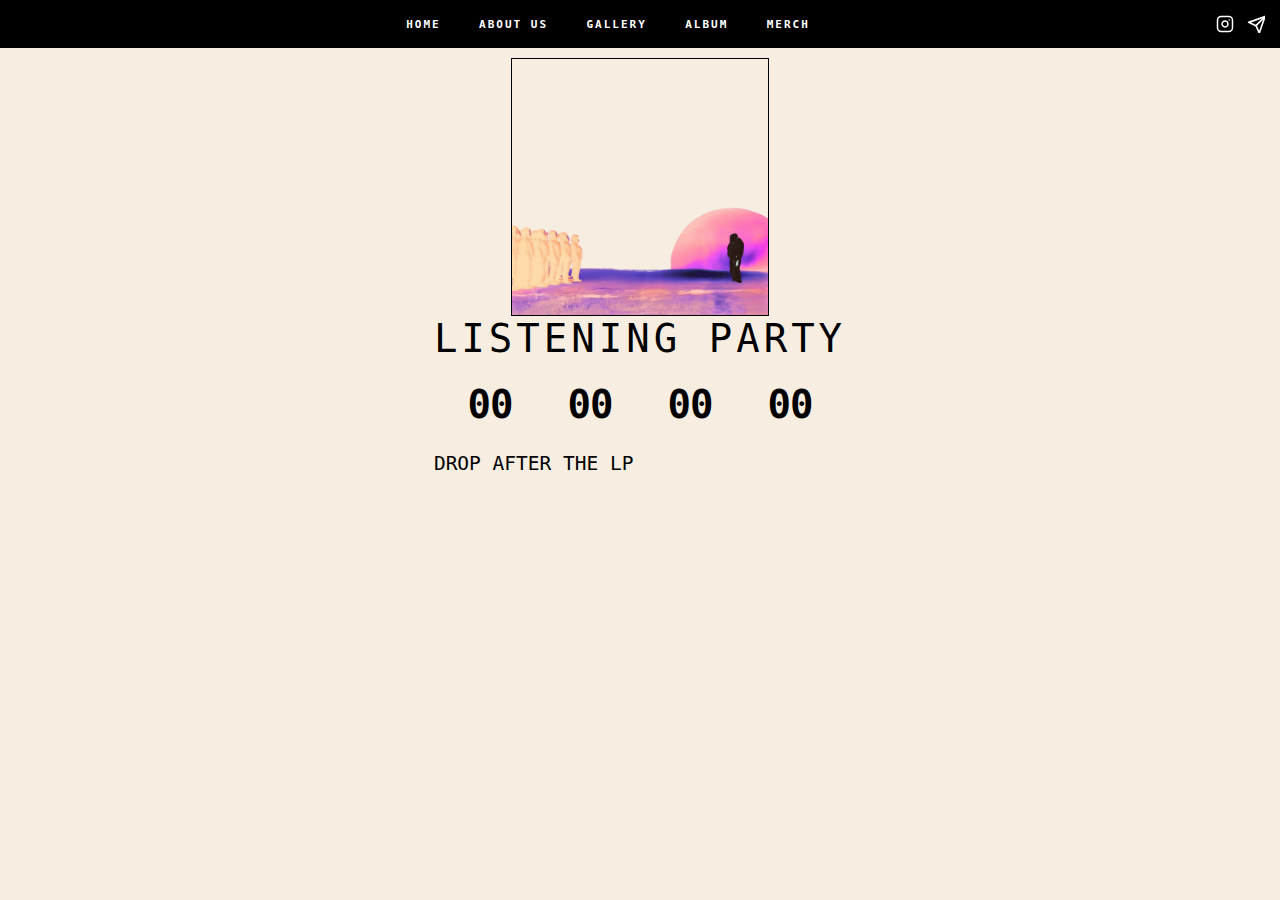
<file: index.html>
<!DOCTYPE html>
<html lang="it">
<head>
<meta charset="UTF-8">
<meta name="viewport" content="width=device-width, initial-scale=1.0">
<title>YDY</title>
<link rel="stylesheet" href="style.css">
</head>
<body>
<script src="countdown.js"></script>
<nav class="main-nav">
    <div class="nav-links">
        <a href="index.html">HOME</a>
        <a href="about.html">ABOUT US</a>
        <a href="gallery.html">GALLERY</a>
        <a href="album.html">ALBUM</a>
        <a href="merch.html">MERCH</a>
  
    </div>
    <div class="social-links">
        <a href="https://instagram.com/yalditalia" target="_blank" aria-label="Instagram">
            <svg viewBox="0 0 24 24" fill="none" stroke="currentColor" stroke-width="2" stroke-linecap="round" stroke-linejoin="round"><rect x="2" y="2" width="20" height="20" rx="5" ry="5"></rect><path d="M16 11.37A4 4 0 1 1 12.63 8 4 4 0 0 1 16 11.37z"></path><line x1="17.5" y1="6.5" x2="17.51" y2="6.5"></line></svg>
        </a>
        <a href="https://t.me/ydyitalia" target="_blank" aria-label="Telegram">
            <svg viewBox="0 0 22 22" fill="none" stroke="currentColor" stroke-width="2" stroke-linecap="round" stroke-linejoin="round">
                <line x1="22" y1="2" x2="11" y2="13"></line>
                <polygon points="22 2 15 22 11 13 2 9 22 2"></polygon>
            </svg>
        </a>
    </div>
</nav>

<a href="album.html"><img src="cover.jpg" alt="Descrizione" class="top-image"></a>

<div class="countdown">
  
  <div class="title">
      <span>LISTENING PARTY</span>
  </div>
  <div class="countdown-container">
    
    <div class="time-block">
      <span id="days">00</span>
    </div>
    <div class="time-block">
      <span id="hours">00</span>
    </div>
    <div class="time-block">
      <span id="minutes">00</span>
    </div>
    <div class="time-block">
      <span id="seconds">00</span>
    </div>
  </div>
  <br><br>
  <div class="sub-title">
      <span>DROP AFTER THE LP</span>
  </div>

</div>
 



</body>
</html>
</file>
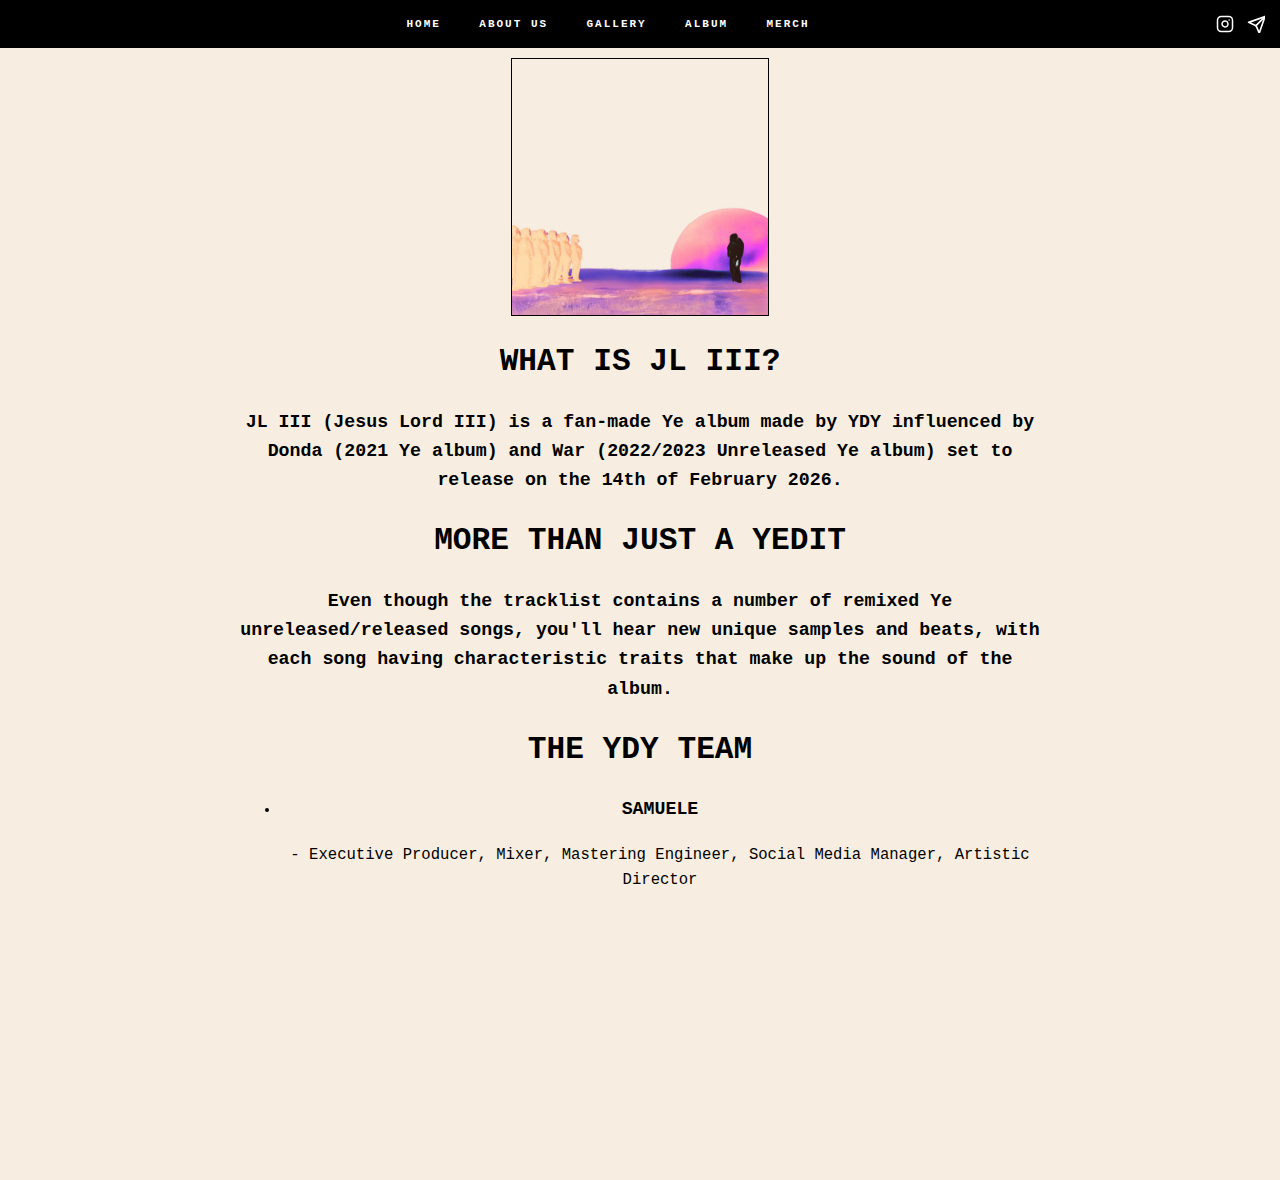
<file: about.html>
<!DOCTYPE html>
<html lang="it">
<head>
<meta charset="UTF-8">
<meta name="viewport" content="width=device-width, initial-scale=1.0">
<title>YDY</title>
<link rel="stylesheet" href="style.css">
</head>
<body>
<script src="countdown.js"></script>
<nav class="main-nav">
    <div class="nav-links">
        <a href="index.html">HOME</a>
        <a href="about.html">ABOUT US</a>
        <a href="gallery.html">GALLERY</a>
        <a href="album.html">ALBUM</a>
        <a href="merch.html">MERCH</a>
  
    </div>
    <div class="social-links">
        <a href="https://instagram.com/yalditalia" target="_blank" aria-label="Instagram">
            <svg viewBox="0 0 24 24" fill="none" stroke="currentColor" stroke-width="2" stroke-linecap="round" stroke-linejoin="round"><rect x="2" y="2" width="20" height="20" rx="5" ry="5"></rect><path d="M16 11.37A4 4 0 1 1 12.63 8 4 4 0 0 1 16 11.37z"></path><line x1="17.5" y1="6.5" x2="17.51" y2="6.5"></line></svg>
        </a>
        <a href="https://t.me/ydyitalia" target="_blank" aria-label="Telegram">
            <svg viewBox="0 0 22 22" fill="none" stroke="currentColor" stroke-width="2" stroke-linecap="round" stroke-linejoin="round">
                <line x1="22" y1="2" x2="11" y2="13"></line>
                <polygon points="22 2 15 22 11 13 2 9 22 2"></polygon>
            </svg>
        </a>
    </div>
</nav>

<a href="album.html"><img src="cover.jpg" alt="Descrizione" class="top-image"></a>
<div class="about-us">
    <h1>WHAT IS JL III?</h1>
    <h3>JL III (Jesus Lord III) is a fan-made Ye album made by YDY influenced by Donda (2021 Ye album) and War (2022/2023 Unreleased Ye album) set to release on the 14th of February 2026.</h3>
    <h1>MORE THAN JUST A YEDIT</h1>
    <h3>Even though the tracklist contains a number of remixed Ye unreleased/released songs, you'll hear new unique samples and beats, with each song having characteristic traits that make up the sound of the album.</h3>
    <h1>THE YDY TEAM</h1>
    <ul>
        <li><h3>SAMUELE</h3> - Executive Producer, Mixer, Mastering Engineer, Social Media Manager, Artistic Director<br></li>
        <li><h3>𝐀</h3> - Producer, Web Developer, Social Media Manager<br></li>
        <li><h3>synfxs</h3> - Videomaker<br></li>
        <li><h3>Armo, Orla, Andrea, Make</h3> - Other<br></li>
    </ul>
</div>
 



</body>
</html>
</file>
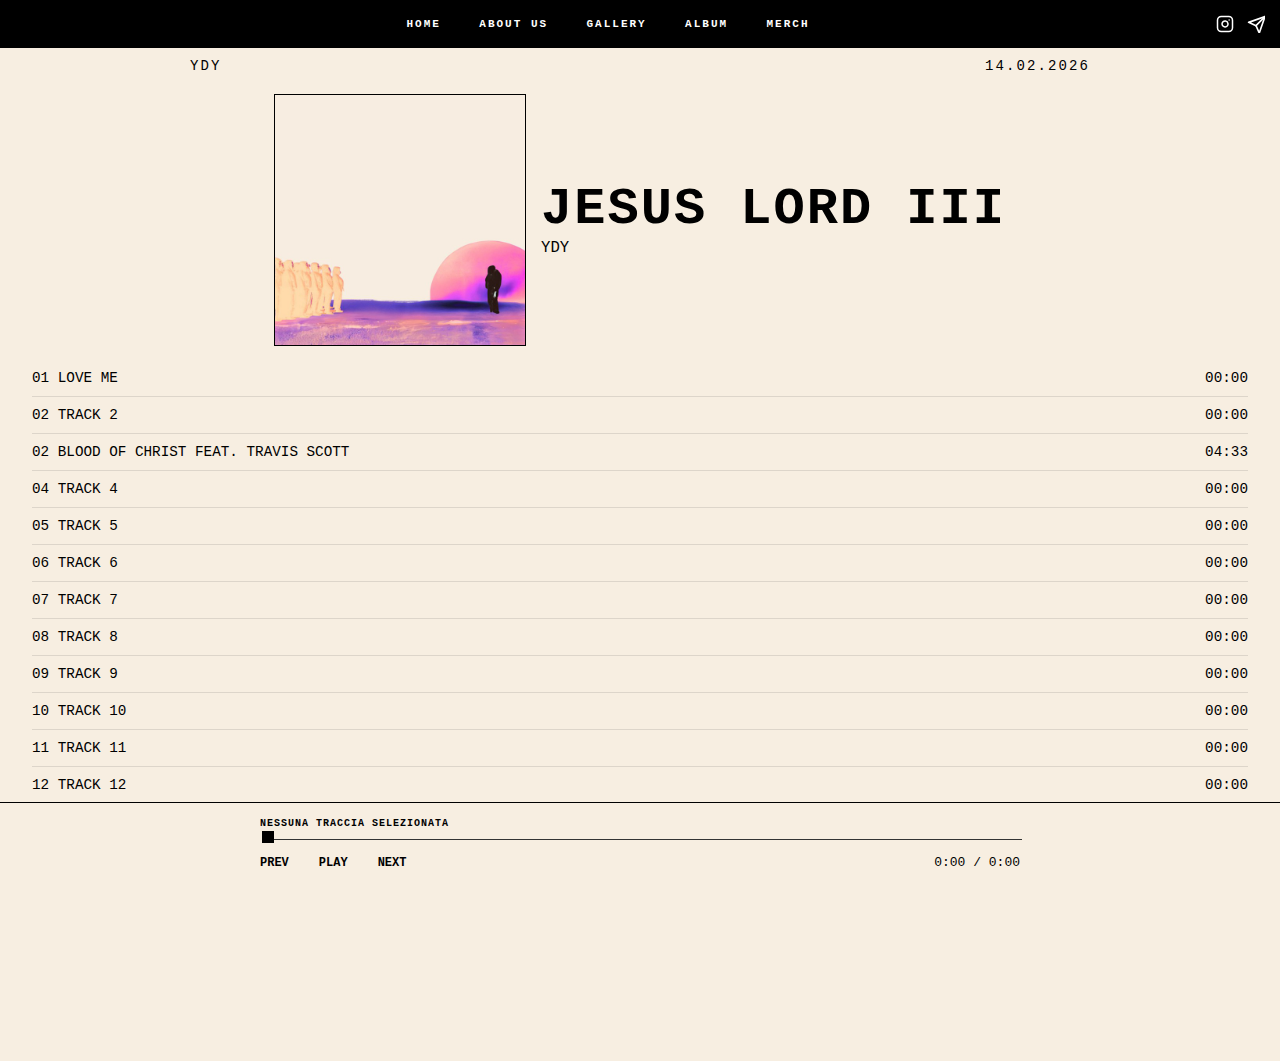
<file: album.html>
<!DOCTYPE html>
<html lang="it">
<head>
<meta charset="UTF-8">
<meta name="viewport" content="width=device-width, initial-scale=1.0">
<title>YDY</title>
<link rel="stylesheet" href="style.css">
</head>
<body>
<nav class="main-nav">
    <div class="nav-links">
        <a href="index.html">HOME</a>
        <a href="about.html">ABOUT US</a>
        <a href="gallery.html">GALLERY</a>
        <a href="album.html">ALBUM</a>
        <a href="merch.html">MERCH</a>
     
    </div>
    <div class="social-links">
        <a href="https://instagram.com/yalditalia" target="_blank" aria-label="Instagram">
            <svg viewBox="0 0 24 24" fill="none" stroke="currentColor" stroke-width="2" stroke-linecap="round" stroke-linejoin="round"><rect x="2" y="2" width="20" height="20" rx="5" ry="5"></rect><path d="M16 11.37A4 4 0 1 1 12.63 8 4 4 0 0 1 16 11.37z"></path><line x1="17.5" y1="6.5" x2="17.51" y2="6.5"></line></svg>
        </a>
        <a href="https://t.me/ydyitalia" target="_blank" aria-label="Telegram">
            <svg viewBox="0 0 22 22" fill="none" stroke="currentColor" stroke-width="2" stroke-linecap="round" stroke-linejoin="round">
                <line x1="22" y1="2" x2="11" y2="13"></line>
                <polygon points="22 2 15 22 11 13 2 9 22 2"></polygon>
            </svg>
        </a>
    </div>
</nav>
<div class="container">
    <div class="album-info-header">
        <span>YDY</span>
        <span>14.02.2026</span>
    </div>
<div class="album-section">
    
    <a href="index.html"><img src="cover.jpg" alt="Album Cover" class="album-cover-side"></a>

    <div class="album-text">
        <h2>JESUS LORD III</h2>
        <p class="description">YDY</p>
        
    </div>
</div>

<div class="tracklist">
            <div class="track" style="cursor: pointer;" onclick="selectTrack('LOVE ME')">
                <span>01 LOVE ME</span>
                <span>00:00</span>
            </div>
            <div class="track" style="cursor: pointer;" onclick="selectTrack('02 TRACK 2')">
                <span>02 TRACK 2</span>
                <span>00:00</span>
            </div>
            <div class="track" onclick="selectTrack('BLOOD OF CHRIST')">
                <span>02 BLOOD OF CHRIST FEAT. TRAVIS SCOTT</span>
                <span>04:33</span>
            </div>
            <div class="track" onclick="selectTrack('04 TRACK 4')">
                <span>04 TRACK 4</span>
                <span>00:00</span>
            </div>
            <div class="track" onclick="selectTrack('05 TRACK 5')">
                <span>05 TRACK 5</span>
                <span>00:00</span>
            </div>
            <div class="track" onclick="selectTrack('06 TRACK 6')">
                <span>06 TRACK 6</span>
                <span>00:00</span>
            </div>
            <div class="track" onclick="selectTrack('07 TRACK 7')">
                <span>07 TRACK 7</span>
                <span>00:00</span>
            </div>
            <div class="track" onclick="selectTrack('08 TRACK 8')">
                <span>08 TRACK 8</span>
                <span>00:00</span>
            </div>
            <div class="track" onclick="selectTrack('09 TRACK 9')">
                <span>09 TRACK 9</span>
                <span>00:00</span>
            </div>
            <div class="track" onclick="selectTrack('10 TRACK 10')">
                <span>10 TRACK 10</span>
                <span>00:00</span>
            </div>
            <div class="track" onclick="selectTrack('11 TRACK 11')">
                <span>11 TRACK 11</span>
                <span>00:00</span>
            </div>
            <div class="track" onclick="selectTrack('12 TRACK 12')">
                <span>12 TRACK 12</span>
                <span>00:00</span>
            </div>
            <div class="track" onclick="selectTrack('WE LOVE YOU FEAT. NORTH')">
                <span>13 WE LOVE YOU FEAT. NORTH</span>
                <span>00:00</span>
            </div>
            <div class="track" onclick="selectTrack('14 TRACK 14')">
                <span>14 TRACK 14</span>
                <span>00:00</span>
            </div>
            <div class="track" onclick="selectTrack('15 TRACK 15')">
                <span>15 TRACK 15</span>
                <span>00:00</span>
            </div>
            <div class="track" onclick="selectTrack('16 TRACK 16')">
                <span>16 TRACK 16</span>
                <span>00:00</span>
            </div>

        </div>
    </div>

    <div class="player">
        <div class="player-content">
            <div id="now-playing">NESSUNA TRACCIA SELEZIONATA</div>
            <input type="range" id="progress" value="0">
            
            <div class="controls">
                <div class="btns">
                    <button onclick="prev()">PREV</button>
                    <button id="playBtn" onclick="togglePlay()">PLAY</button>
                    <button onclick="next()">NEXT</button>
                </div>
                <div class="time" id="track-time">0:00 / 0:00</div>
            </div>
        </div>
    </div>
<!-- Lightbox hidden images -->


<script src="player.js"></script>
</body>
</html>
</file>
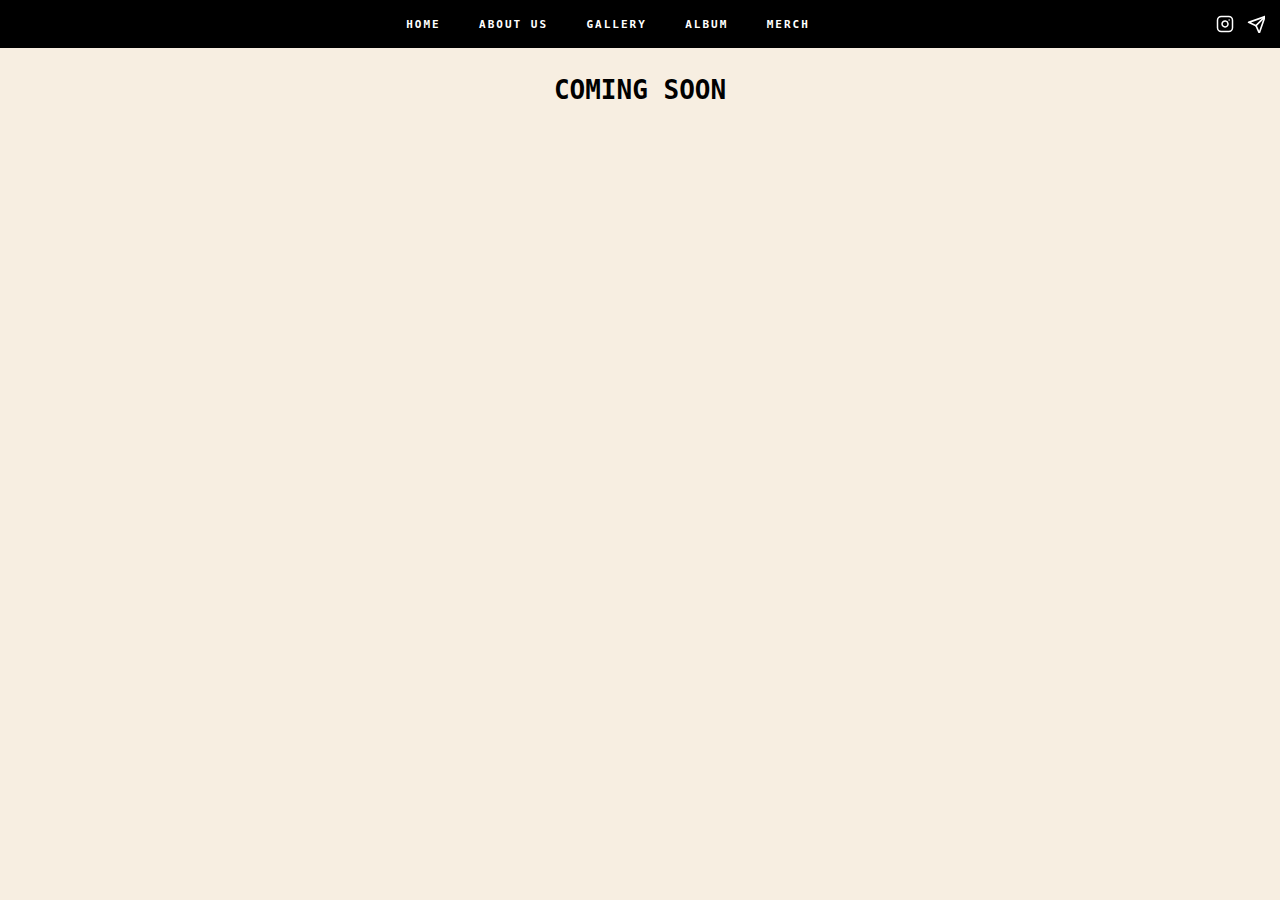
<file: contact.html>
<!DOCTYPE html>
<html lang="it">
<head>
<meta charset="UTF-8">
<meta name="viewport" content="width=device-width, initial-scale=1.0">
<title>YDY</title>
<link rel="stylesheet" href="style.css">
</head>
<body>
<nav class="main-nav">
    <div class="nav-links">
        <a href="index.html">HOME</a>
        <a href="about.html">ABOUT US</a>
        <a href="gallery.html">GALLERY</a>
        <a href="album.html">ALBUM</a>
        <a href="merch.html">MERCH</a>
      
    </div>
    <div class="social-links">
        <a href="https://instagram.com/yalditalia" target="_blank" aria-label="Instagram">
            <svg viewBox="0 0 24 24" fill="none" stroke="currentColor" stroke-width="2" stroke-linecap="round" stroke-linejoin="round"><rect x="2" y="2" width="20" height="20" rx="5" ry="5"></rect><path d="M16 11.37A4 4 0 1 1 12.63 8 4 4 0 0 1 16 11.37z"></path><line x1="17.5" y1="6.5" x2="17.51" y2="6.5"></line></svg>
        </a>
        <a href="https://t.me/ydyitalia" target="_blank" aria-label="Telegram">
            <svg viewBox="0 0 22 22" fill="none" stroke="currentColor" stroke-width="2" stroke-linecap="round" stroke-linejoin="round">
                <line x1="22" y1="2" x2="11" y2="13"></line>
                <polygon points="22 2 15 22 11 13 2 9 22 2"></polygon>
            </svg>
        </a>
    </div>
</nav>
<h1>COMING SOON</h1>
</body>
</html>
</file>
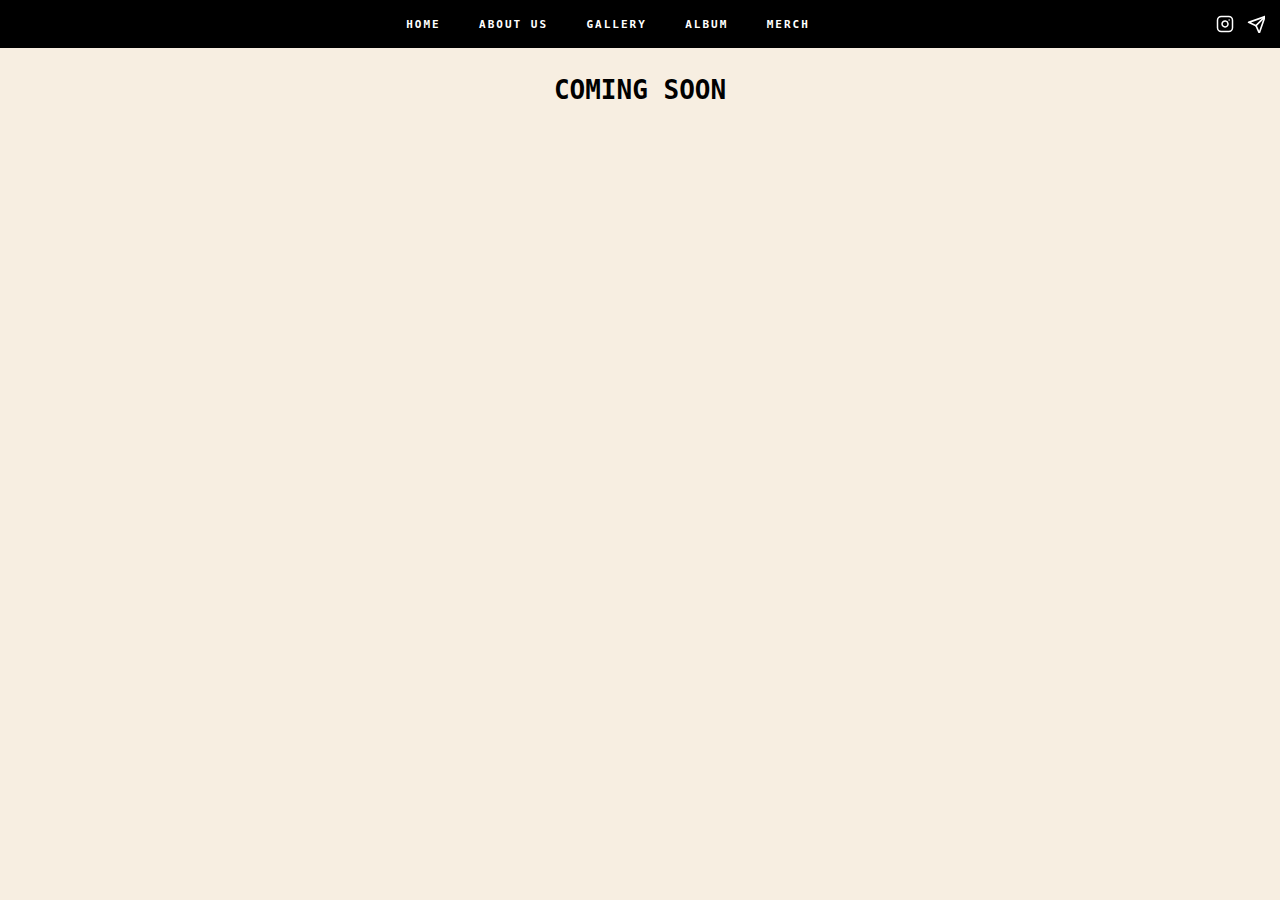
<file: gallery.html>
<!DOCTYPE html>
<html lang="it">
<head>
<meta charset="UTF-8">
<meta name="viewport" content="width=device-width, initial-scale=1.0">
<title>YDY</title>
<link rel="stylesheet" href="style.css">
</head>
<body>
<nav class="main-nav">
    <div class="nav-links">
        <a href="index.html">HOME</a>
        <a href="about.html">ABOUT US</a>
        <a href="gallery.html">GALLERY</a>
        <a href="album.html">ALBUM</a>
        <a href="merch.html">MERCH</a>
        
    </div>
    <div class="social-links">
        <a href="https://instagram.com/yalditalia" target="_blank" aria-label="Instagram">
            <svg viewBox="0 0 24 24" fill="none" stroke="currentColor" stroke-width="2" stroke-linecap="round" stroke-linejoin="round"><rect x="2" y="2" width="20" height="20" rx="5" ry="5"></rect><path d="M16 11.37A4 4 0 1 1 12.63 8 4 4 0 0 1 16 11.37z"></path><line x1="17.5" y1="6.5" x2="17.51" y2="6.5"></line></svg>
        </a>
        <a href="https://t.me/ydyitalia" target="_blank" aria-label="Telegram">
            <svg viewBox="0 0 22 22" fill="none" stroke="currentColor" stroke-width="2" stroke-linecap="round" stroke-linejoin="round">
                <line x1="22" y1="2" x2="11" y2="13"></line>
                <polygon points="22 2 15 22 11 13 2 9 22 2"></polygon>
            </svg>
        </a>
    </div>
</nav>
<h1>COMING SOON</h1>
</body>
</html>
</file>
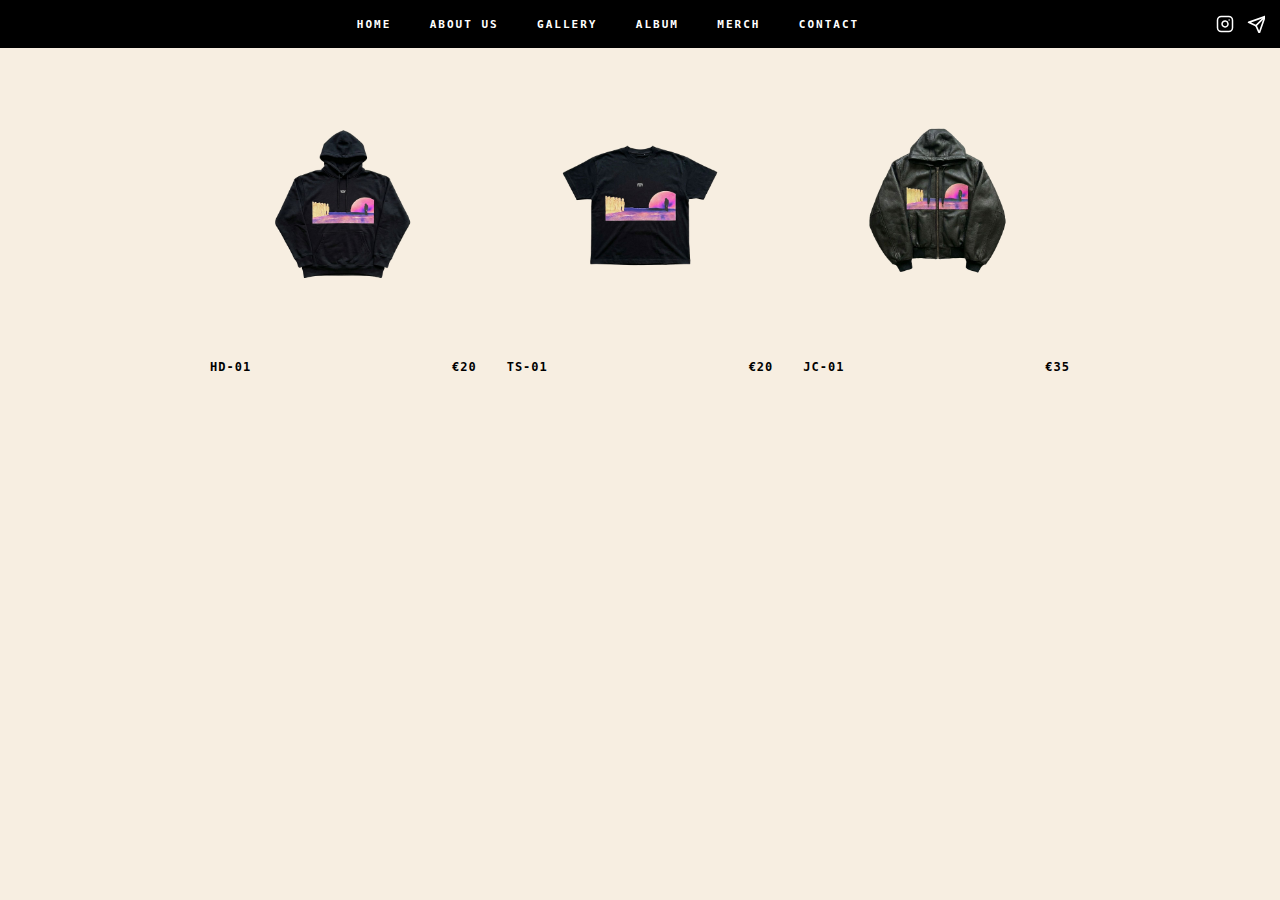
<file: merch.html>
<!DOCTYPE html>
<html lang="it">
<head>
<meta charset="UTF-8">
<meta name="viewport" content="width=device-width, initial-scale=1.0">
<title>YDY</title>
<link rel="stylesheet" href="style.css">
</head>
<body>
<nav class="main-nav">
    <div class="nav-links">
        <a href="index.html">HOME</a>
        <a href="about.html">ABOUT US</a>
        <a href="gallery.html">GALLERY</a>
        <a href="album.html">ALBUM</a>
        <a href="merch.html">MERCH</a>
        <a href="#">Contact</a>
    </div>
    <div class="social-links">
        <a href="https://instagram.com/yalditalia" target="_blank" aria-label="Instagram">
            <svg viewBox="0 0 24 24" fill="none" stroke="currentColor" stroke-width="2" stroke-linecap="round" stroke-linejoin="round"><rect x="2" y="2" width="20" height="20" rx="5" ry="5"></rect><path d="M16 11.37A4 4 0 1 1 12.63 8 4 4 0 0 1 16 11.37z"></path><line x1="17.5" y1="6.5" x2="17.51" y2="6.5"></line></svg>
        </a>
        <a href="https://t.me/ydyitalia" target="_blank" aria-label="Telegram">
            <svg viewBox="0 0 22 22" fill="none" stroke="currentColor" stroke-width="2" stroke-linecap="round" stroke-linejoin="round">
                <line x1="22" y1="2" x2="11" y2="13"></line>
                <polygon points="22 2 15 22 11 13 2 9 22 2"></polygon>
            </svg>
        </a>
    </div>
</nav>
<section class="merch-grid">
    <div class="merch-item">
        <div class="merch-image">
            <img src="HD01.png" alt="Merch 1">
        </div>
        <div class="merch-info">
            <span>HD-01</span>
            <span>€20</span>
        </div>
    </div>
    
    <div class="merch-item">
        <div class="merch-image">
            <img src="TS01.png" alt="Merch 2">
        </div>
        <div class="merch-info">
            <span>TS-01</span>
            <span>€20</span>
        </div>
    </div>

    <div class="merch-item">
        <div class="merch-image">
            <img src="JC01.png" alt="Merch 3">
        </div>
        <div class="merch-info">
            <span>JC-01</span>
            <span>€35</span>
        </div>
    </div>
</section>
</body>
</html>
</file>
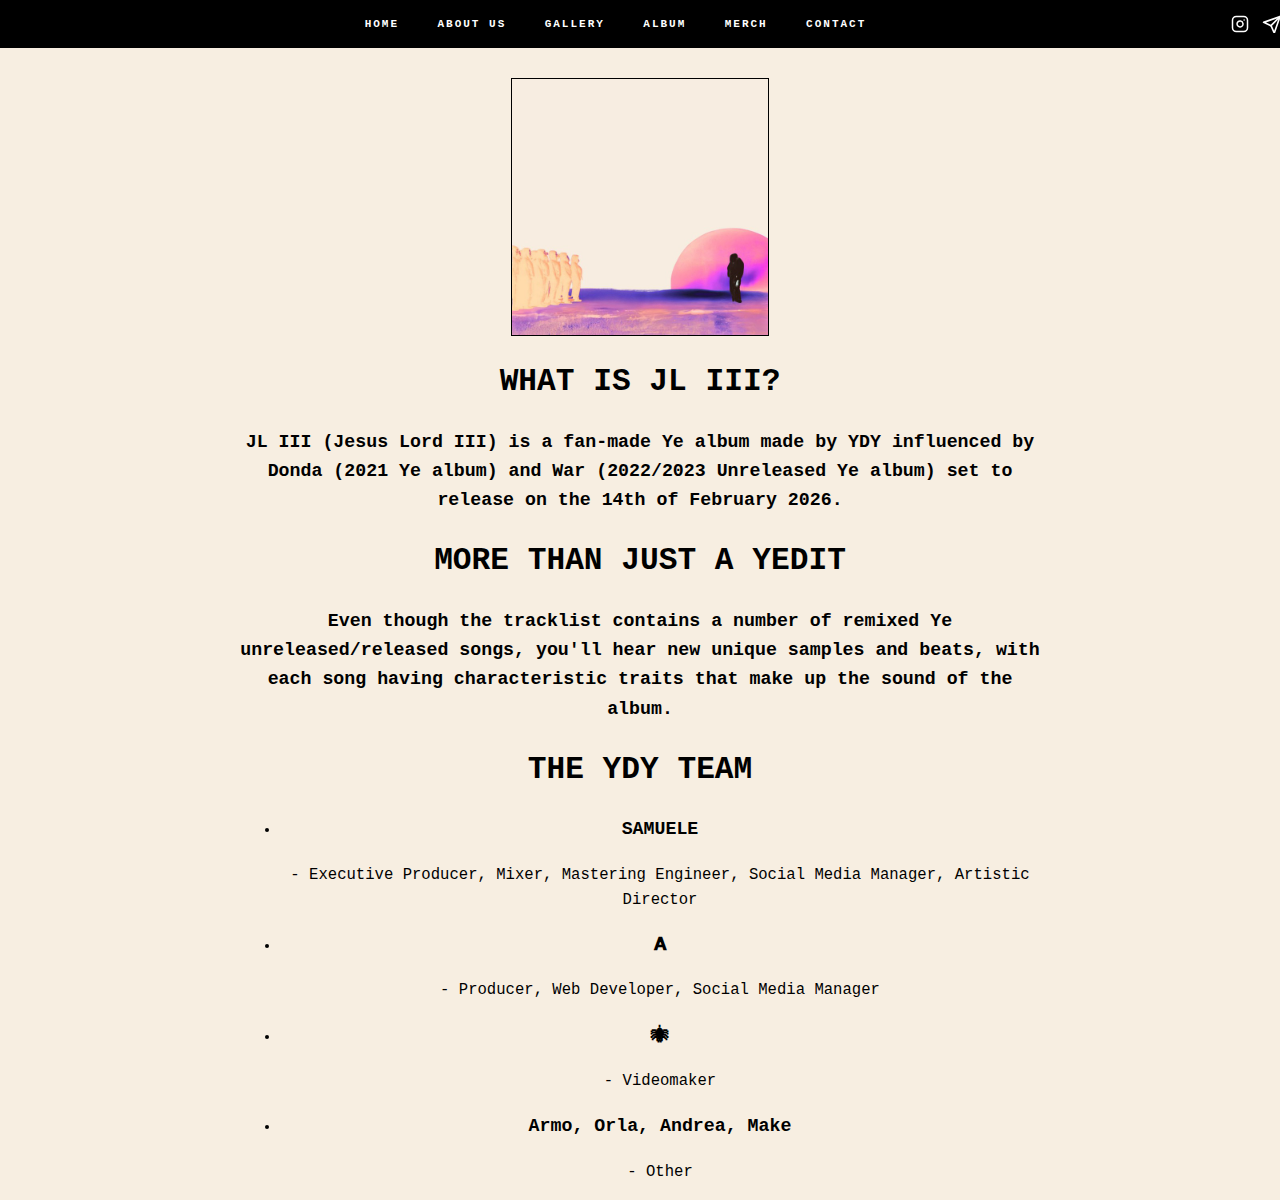
<file: YDY.html>
<!DOCTYPE html>
<!-- saved from url=(0032)http://127.0.0.1:5500/about.html -->
<html lang="it"><head><meta http-equiv="Content-Type" content="text/html; charset=UTF-8">

<meta name="viewport" content="width=device-width, initial-scale=1.0">
<title>YDY</title>
<link rel="stylesheet" href="./YDY_files/style.css">
</head>
<body cz-shortcut-listen="true">
<script src="./YDY_files/countdown.js.download"></script>
<nav class="main-nav">
    <div class="nav-links">
        <a href="http://127.0.0.1:5500/index.html">HOME</a>
        <a href="http://127.0.0.1:5500/about.html">ABOUT US</a>
        <a href="http://127.0.0.1:5500/gallery.html">GALLERY</a>
        <a href="http://127.0.0.1:5500/album.html">ALBUM</a>
        <a href="http://127.0.0.1:5500/merch.html">MERCH</a>
        <a href="http://127.0.0.1:5500/about.html#">Contact</a>
    </div>
    <div class="social-links">
        <a href="https://instagram.com/yalditalia" target="_blank" aria-label="Instagram">
            <svg viewBox="0 0 24 24" fill="none" stroke="currentColor" stroke-width="2" stroke-linecap="round" stroke-linejoin="round"><rect x="2" y="2" width="20" height="20" rx="5" ry="5"></rect><path d="M16 11.37A4 4 0 1 1 12.63 8 4 4 0 0 1 16 11.37z"></path><line x1="17.5" y1="6.5" x2="17.51" y2="6.5"></line></svg>
        </a>
        <a href="https://t.me/ydyitalia" target="_blank" aria-label="Telegram">
            <svg viewBox="0 0 22 22" fill="none" stroke="currentColor" stroke-width="2" stroke-linecap="round" stroke-linejoin="round">
                <line x1="22" y1="2" x2="11" y2="13"></line>
                <polygon points="22 2 15 22 11 13 2 9 22 2"></polygon>
            </svg>
        </a>
    </div>
</nav>

<a href="http://127.0.0.1:5500/album.html"><img src="./YDY_files/cover.jpg" alt="Descrizione" class="top-image"></a>
<div class="about-us">
    <h1>WHAT IS JL III?</h1>
    <h3>JL III (Jesus Lord III) is a fan-made Ye album made by YDY influenced by Donda (2021 Ye album) and War (2022/2023 Unreleased Ye album) set to release on the 14th of February 2026.</h3>
    <h1>MORE THAN JUST A YEDIT</h1>
    <h3>Even though the tracklist contains a number of remixed Ye unreleased/released songs, you'll hear new unique samples and beats, with each song having characteristic traits that make up the sound of the album.</h3>
    <h1>THE YDY TEAM</h1>
    <ul>
        <li><h3>SAMUELE</h3> - Executive Producer, Mixer, Mastering Engineer, Social Media Manager, Artistic Director<br></li>
        <li><h3>𝐀</h3> - Producer, Web Developer, Social Media Manager<br></li>
        <li><h3>🕷</h3> - Videomaker<br></li>
        <li><h3>Armo, Orla, Andrea, Make</h3> - Other<br></li>
    </ul>
</div>
 



<!-- Code injected by live-server -->
<script>
	// <![CDATA[  <-- For SVG support
	if ('WebSocket' in window) {
		(function () {
			function refreshCSS() {
				var sheets = [].slice.call(document.getElementsByTagName("link"));
				var head = document.getElementsByTagName("head")[0];
				for (var i = 0; i < sheets.length; ++i) {
					var elem = sheets[i];
					var parent = elem.parentElement || head;
					parent.removeChild(elem);
					var rel = elem.rel;
					if (elem.href && typeof rel != "string" || rel.length == 0 || rel.toLowerCase() == "stylesheet") {
						var url = elem.href.replace(/(&|\?)_cacheOverride=\d+/, '');
						elem.href = url + (url.indexOf('?') >= 0 ? '&' : '?') + '_cacheOverride=' + (new Date().valueOf());
					}
					parent.appendChild(elem);
				}
			}
			var protocol = window.location.protocol === 'http:' ? 'ws://' : 'wss://';
			var address = protocol + window.location.host + window.location.pathname + '/ws';
			var socket = new WebSocket(address);
			socket.onmessage = function (msg) {
				if (msg.data == 'reload') window.location.reload();
				else if (msg.data == 'refreshcss') refreshCSS();
			};
			if (sessionStorage && !sessionStorage.getItem('IsThisFirstTime_Log_From_LiveServer')) {
				console.log('Live reload enabled.');
				sessionStorage.setItem('IsThisFirstTime_Log_From_LiveServer', true);
			}
		})();
	}
	else {
		console.error('Upgrade your browser. This Browser is NOT supported WebSocket for Live-Reloading.');
	}
	// ]]>
</script>




</body></html>
</file>
<file: style.css>
body {
    background-color: #f7eee1;
    display: flex; /* Changed to flex for better vertical stacking of sections */
    flex-direction: column;
    align-items: center;
    min-height: 100vh;
    margin: 0;
    padding: 0;
    font-family: monospace;
    
    /* Added 120px bottom padding to clear the player */
    box-sizing: border-box;
    font-weight: 500;
    
}
html, body {
    max-width: 100%;
    overflow-x: hidden; /* Blocca lo scroll laterale */
    margin: 0;
    padding: 0;
}
hr {
    border: none;
    height: 1px;
    background-color: #000;
    margin: 20px auto;
    width: 80%;
    max-width: 1000px;
    
}
.album-info-header {
    display: flex;
    justify-content: space-between;
    align-items: flex-end; /* Allinea il testo alla base */
    width: 95%;
    max-width: 900px;
    margin: 0 auto 10px auto;
    /* Scala in base alla larghezza dello schermo */
    font-size: clamp(10px, 1.5vw, 14px); 
    letter-spacing: 0.15em;
    padding: 0 5px;
}


.container {
    width: 100%;
    display: flex;
    flex-direction: column;
    align-items: center;
}

.title span {
    display: flex;
    font-size: clamp(1.5rem, 8vw, 3rem);
}

.sub-title span {
    display: flex;
    font-size: clamp(1rem, 4vw, 1.5rem);
}


html, body {
    height: 100%;
    margin: 0;
    background-color: #f7eee1;
    font-family: monospace;
}




.title {
    margin-bottom: 2rem;
    text-align: center;
    text-transform: uppercase;
    letter-spacing: 4px;
    font-size: clamp(1rem, 4vw, 1.5rem);
}


.countdown-container {
    display: flex;
    justify-content: center;
    align-items: flex-start;
    width: 100%;
    max-width: 1000px;
}

.time-block {
    display: flex;
    flex-direction: column;
    align-items: center;
    min-width: 100px;
}


.time-block span {
    display: block;
    font-size: clamp(3rem, 15vw, 8rem); /* Scala in base allo schermo */
    font-weight: 800;
    line-height: 0.9;
    letter-spacing: -4px;
    color: #000;
}
.top-image {
    width: clamp(150px, 20vw, 400px); /* Grandezza responsiva */
    height: auto;
    display: block;
    /* Opzionale: aggiungi un bordo o ombra se è una copertina */
    border: 1px solid #000; 
}
/* Le Etichette (Days, Hours, etc.) */
.time-block label {
    margin-top: 10px;
    font-size: clamp(10px, 2vw, 14px);
    letter-spacing: 3px;
    text-transform: uppercase;
    color: #555;
}


@media (max-width: 600px) {
    .countdown-container {
        gap: 20px;
    }
    
    .time-block {
        min-width: 70px;
    }

    .time-block span {
        letter-spacing: -1px;
    }
}

.time-block span {
    display: block;
    font-size: clamp(1.5rem, 6vw, 3rem);
    font-weight: 700;
    letter-spacing: -1px;
}

.album-section {
    display: flex;
    align-items: center;
    justify-content: center;
    gap: 15px; /* Tighter gap as requested */
    padding: 10px 0;
    width: 100%;
    max-width: 900px;
    margin-top: 0px;
}

.album-cover-side {
    border: 1px solid black;
    width: clamp(150px, 30vw, 250px); /* Scales between 150px and 250px */
    height: auto;
    object-fit: cover;
    flex-shrink: 0;
}

.album-text {
    color: #000;
    flex: 0 1 auto;
}

.album-text h2 {
    font-size: clamp(1.8rem, 5vw, 4rem);
    letter-spacing: 2px;
    margin: 0;
    line-height: 0.9;
    text-align: center;
}

.album-text p {
    font-size: clamp(1rem, 2vw, 1.2rem);
    margin: 5px 0 0 0;
}

.tracklist {
    width: 95%;
    max-width: 100%; /* Non deve mai superare il contenitore */
    padding-bottom: 110px
    
    
}

.track {
    display: flex;
    justify-content: space-between;
    align-items: center;
    width: 100%;
    padding: 10px 0;
    border-bottom: 1px solid rgba(0,0,0,0.1);
    gap: 10px; /* Spazio minimo tra titolo e tempo */
}

.track-name {
    flex: 1;
    min-width: 0; /* Permette il taglio del testo */
    white-space: nowrap;
    overflow: hidden;
    text-overflow: ellipsis;
    font-size: clamp(11px, 2.5vw, 14px);
}

.track-time {
    flex-shrink: 0;
    font-size: 11px;
    opacity: 0.6;
}

.track span {
    font-size: clamp(0.9rem, 2vw, 1.1rem);
    font-family: monospace;
}


.player {
    
    position: fixed;
    bottom: 0;
    left: 0;
    width: 100%;
    /* Rimuoviamo qualsiasi margine o padding che possa eccedere il 100% */
    background: #f7eee1; 
    border-top: 1px solid #000;
    padding: 15px 0 30px 0; /* Padding verticale */
    z-index: 1000;
    box-sizing: border-box;
}

.player-content {
    /* Usiamo una larghezza percentuale con un limite massimo */
    width: 100%;
    max-width: 800px;
    margin: 0 auto;
    padding: 0 20px; /* Padding laterale interno per non far toccare i bordi */
    display: flex;
    flex-direction: column;
    box-sizing: border-box;
}

#now-playing {
    font-size: 10px;
    font-weight: bold;
    margin-bottom: 8px;
    letter-spacing: 1px;
    text-transform: uppercase;
    /* Evita che titoli lunghi rompano il layout */
    white-space: nowrap;
    overflow: hidden;
    text-overflow: ellipsis;
}

input[type=range] {
    width: 100%;
    -webkit-appearance: none;
    background: #333;
    height: 1px;
    margin-bottom: 15px;
    cursor: pointer;
    display: block;
}

input[type=range]::-webkit-slider-thumb {
    -webkit-appearance: none;
    height: 12px;
    width: 12px;
    background: #000;
    border-radius: 0; /* Square thumb to match monospace aesthetic */
    margin-top: -5px; /* Centers thumb on the line */
}

input[type=range]::-moz-range-thumb {
    height: 12px;
    width: 12px;
    background: #000;
    border-radius: 0;
    border: none;
}


.controls {
    display: flex;
    justify-content: space-between;
    align-items: center;
}

.btns {
    display: flex;
    gap: 30px;
}

.btns button {
    background: none;
    border: none;
    font-family: inherit;
    font-size: 12px;
    font-weight: bold;
    cursor: pointer;
    padding: 0;
    text-transform: uppercase;
    transition: opacity 0.2s;
}

.about-us{
    max-width: 800px;
    margin: 0 auto;
    padding: 0 20px;
    text-align: center;
    font-size: clamp(1rem, 2vw, 1.2rem);
    line-height: 1.6;
    color: #000;
}


.btns button:hover {
    opacity: 0.5;
}
.main-nav {
    width: 100%;
    background-color: black;
    padding: 15px 0px; /* Aggiunto padding laterale */
    display: flex;
    justify-content: space-between; /* Spinge gli elementi ai lati */
    align-items: center;
    position: sticky;
    top: 0;
    z-index: 1000;
    margin-bottom: 10px;

}

.nav-links {
    display: flex;
    /* Usa clamp per lo spazio tra i link: minimo 10px, fluido 3vw, massimo 40px */
    gap: clamp(10px, 3vw, 40px); 
    padding: 0 15px;
    width: 100%;
    justify-content: center;
    flex-wrap: wrap
    
}
.nav-links a {
    text-decoration: none;
    color: white;
    /* Font fluido: non scende mai sotto i 9px e non sale sopra i 12px */
    font-size: clamp(9px, 2vw, 11px);
    font-weight: bold;
    letter-spacing: 2px;
    text-transform: uppercase;
    white-space: nowrap; /* Mantiene "PRE-ORDER" su una riga sola */
    transition: opacity 0.2s;
}

.nav-links a:hover {
    opacity: 0.5;
}
.social-links {
    display: flex;
    gap: 13px;
    flex: 1;
    justify-content: flex-end; /* Icone alla fine */
    padding-right: 15px;
}

.social-links a {
    color: white;
    transition: opacity 0.2s;
    display: flex;
    align-items: center;
}

.social-links svg {
    width: 18px; /* Dimensione icone piccola e pulita */
    height: 18px;
}

.social-links a:hover {
    opacity: 0.5;
}

/* --- MOBILE --- */
@media (max-width: 600px) {
    .social-links {
        display: none; /* Nasconde completamente il blocco social */
    }
}
.track {
    cursor: pointer;
}
.track:hover {
    background-color: rgba(0, 0, 0, 0.05);
}
.active-track {
    background-color: rgba(0, 0, 0, 0.05); /* Grigio chiarissimo */
    font-weight: bold;
}
.active-track span:first-child::before {
    content: "● "; /* Un piccolo pallino davanti alla traccia che suona */
    font-size: 8px;
    vertical-align: middle;
}
/* --- GRIGLIA MERCH AGGIORNATA --- */
.merch-grid {
    display: grid;
    /* 3 colonne su desktop, 2 su tablet, 1 su mobile */
    grid-template-columns: repeat(3, 1fr); 
    width: 100%;
    /* Fondamentale: non superare mai la larghezza della navbar */
    max-width: 900px; 
    margin: 10px auto; 
    gap: 20px; /* Spazio ridotto per evitare l'effetto "zoom out" */
    padding: 0 15px; /* Padding laterale di sicurezza */
    box-sizing: border-box;
}

.merch-item {
    /* Rimosso border-right e border-bottom */
    display: flex;
    flex-direction: column;
    background: transparent; /* Pulito, senza sfondo scuro */
    cursor: pointer;
    overflow: hidden; /* Necessario per contenere lo zoom dell'immagine */
}

.merch-image {
    width: 100%;
    aspect-ratio: 1 / 1;
    overflow: hidden; /* Taglia l'immagine quando si ingrandisce */
    display: flex;
    align-items: center;
    justify-content: center;
    /* Un fondo chiarissimo per dare profondità */
}

.merch-image img {
    width: 60%;
    height: auto;
    object-fit: contain;
    /* Transizione fluida per lo zoom */
    transition: transform 0.4s cubic-bezier(0.25, 0.46, 0.45, 0.94);
}

/* Effetto Zoom al passaggio del mouse */
.merch-item:hover .merch-image img {
    transform: scale(1.1); /* Leggero zoom del 10% */
}

.merch-info {
    padding: 15px 5px;
    display: flex;
    justify-content: space-between;
    font-size: clamp(10px, 1.2vw, 12px);
    font-weight: bold;
    letter-spacing: 1px;
    /* Il testo non zooma, rimane fermo e pulito */
}

/* --- RESPONSIVITÀ --- */
@media (max-width: 900px) {
    .merch-grid {
        grid-template-columns: repeat(2, 1fr);
        gap: 20px;
    }
}

@media (max-width: 500px) {
    .merch-grid {
        grid-template-columns: 1fr;
        gap: 30px;
    }
}
@media (max-width: 600px) {
    body {
      
        justify-content: flex-start; 
        
        gap: 20px;
    }

    .top-image {
        max-width: 250px; /* Ridimensiona l'immagine per mobile */
    }

    .time-block {
        min-width: 50px;
    }
    .main-nav {
        padding: 10px 0;
    }
    
    .nav-links {
        gap: 12px; /* Riduce il gap per far stare tutto su una riga il più possibile */
    }

    .nav-links a {
        letter-spacing: 1px; /* Stringe le lettere per risparmiare spazio */
    }
}
</file>
<file: YDY_files/style.css>
body {
    background-color: #f7eee1;
    display: flex; /* Changed to flex for better vertical stacking of sections */
    flex-direction: column;
    align-items: center;
    min-height: 100vh;
    margin: 0;
    padding: 0;
    font-family: monospace;
    
    /* Added 120px bottom padding to clear the player */
    box-sizing: border-box;
    font-weight: 500;
    
}

hr {
    border: none;
    height: 1px;
    background-color: #000;
    margin: 20px auto;
    width: 80%;
    max-width: 1000px;
    
}
.album-info-header {
    display: flex;
    justify-content: space-between;
    align-items: flex-end; /* Allinea il testo alla base */
    width: 100%;
    max-width: 900px;
    margin: 0 auto 10px auto;
    /* Scala in base alla larghezza dello schermo */
    font-size: clamp(10px, 1.5vw, 14px); 
    letter-spacing: 0.15em;
    padding: 0 5px;
}


.container {
    width: 100%;
    display: flex;
    flex-direction: column;
    align-items: center;
}

.title span {
    display: flex;
    font-size: clamp(1.5rem, 8vw, 3rem);
}

.sub-title span {
    display: flex;
    font-size: clamp(1rem, 4vw, 1.5rem);
}


html, body {
    height: 100%;
    margin: 0;
    background-color: #f7eee1;
    font-family: monospace;
}




.title {
    margin-bottom: 2rem;
    text-align: center;
    text-transform: uppercase;
    letter-spacing: 4px;
    font-size: clamp(1rem, 4vw, 1.5rem);
}


.countdown-container {
    display: flex;
    justify-content: center;
    align-items: flex-start;
    width: 100%;
    max-width: 1000px;
}

.time-block {
    display: flex;
    flex-direction: column;
    align-items: center;
    min-width: 100px;
}


.time-block span {
    display: block;
    font-size: clamp(3rem, 15vw, 8rem); /* Scala in base allo schermo */
    font-weight: 800;
    line-height: 0.9;
    letter-spacing: -4px;
    color: #000;
}
.top-image {
    width: clamp(150px, 20vw, 400px); /* Grandezza responsiva */
    height: auto;
    display: block;
    /* Opzionale: aggiungi un bordo o ombra se è una copertina */
    border: 1px solid #000; 
}
/* Le Etichette (Days, Hours, etc.) */
.time-block label {
    margin-top: 10px;
    font-size: clamp(10px, 2vw, 14px);
    letter-spacing: 3px;
    text-transform: uppercase;
    color: #555;
}


@media (max-width: 600px) {
    .countdown-container {
        gap: 20px;
    }
    
    .time-block {
        min-width: 70px;
    }

    .time-block span {
        letter-spacing: -1px;
    }
}

.time-block span {
    display: block;
    font-size: clamp(1.5rem, 6vw, 3rem);
    font-weight: 700;
    letter-spacing: -1px;
}

.album-section {
    display: flex;
    align-items: center;
    justify-content: center;
    gap: 15px; /* Tighter gap as requested */
    padding: 10px 0;
    width: 100%;
    max-width: 900px;
    margin-top: 0px;
}

.album-cover-side {
    border: 1px solid black;
    width: clamp(150px, 30vw, 250px); /* Scales between 150px and 250px */
    height: auto;
    object-fit: cover;
    flex-shrink: 0;
}

.album-text {
    color: #000;
    flex: 0 1 auto;
}

.album-text h2 {
    font-size: clamp(1.8rem, 5vw, 4rem);
    letter-spacing: 2px;
    margin: 0;
    line-height: 0.9;
    text-align: center;
}

.album-text p {
    font-size: clamp(1rem, 2vw, 1.2rem);
    margin: 5px 0 0 0;
}

.tracklist {
    width: 100%;
    max-width: 600px;
    margin-top: 20px;
    margin-bottom: 100px; /* Spazio per il player fisso */
}

.track {
    display: flex;
    justify-content: space-between;
    align-items: center;
    padding: 12px 0;
    border-bottom: 1px solid rgba(0,0,0,0.1);
    cursor: pointer;
    transition: opacity 0.2s;
}

.track span {
    font-size: clamp(0.9rem, 2vw, 1.1rem);
    font-family: monospace;
}


.player {
    position: fixed;
    bottom: 0;
    left: 0;
    width: 100%;
    background: #f7eee1; /* Matches body background */
    border-top: 1px solid #000;
    padding: 20px 0;
    z-index: 100;
}

.player-content {
    max-width: 800px;
    margin: 0 auto;
    padding: 0 30px;
}

#now-playing {
    font-size: 10px;
    font-weight: bold;
    margin-bottom: 10px;
    letter-spacing: 1px;
    text-transform: uppercase;
}

input[type=range] {
    width: 100%;
    -webkit-appearance: none;
    background: #333;
    height: 1px;
    margin-bottom: 15px;
    cursor: pointer;
    display: block;
}

input[type=range]::-webkit-slider-thumb {
    -webkit-appearance: none;
    height: 12px;
    width: 12px;
    background: #000;
    border-radius: 0; /* Square thumb to match monospace aesthetic */
    margin-top: -5px; /* Centers thumb on the line */
}

input[type=range]::-moz-range-thumb {
    height: 12px;
    width: 12px;
    background: #000;
    border-radius: 0;
    border: none;
}


.controls {
    display: flex;
    justify-content: space-between;
    align-items: center;
}

.btns {
    display: flex;
    gap: 30px;
}

.btns button {
    background: none;
    border: none;
    font-family: inherit;
    font-size: 12px;
    font-weight: bold;
    cursor: pointer;
    padding: 0;
    text-transform: uppercase;
    transition: opacity 0.2s;
}

.about-us{
    max-width: 800px;
    margin: 0 auto;
    padding: 0 20px;
    text-align: center;
    font-size: clamp(1rem, 2vw, 1.2rem);
    line-height: 1.6;
    color: #000;
}


.btns button:hover {
    opacity: 0.5;
}
.main-nav {
    width: 100%;
    background-color: black;
    padding: 15px 13px; /* Aggiunto padding laterale */
    display: flex;
    justify-content: space-between; /* Spinge gli elementi ai lati */
    align-items: center;
    position: sticky;
    top: 0;
    z-index: 1000;
    margin-bottom: 30px;

}

.nav-links {
    display: flex;
    /* Usa clamp per lo spazio tra i link: minimo 10px, fluido 3vw, massimo 40px */
    gap: clamp(10px, 3vw, 40px); 
    padding: 0 15px;
    width: 100%;
    justify-content: center;
    flex-wrap: wrap
    
}
.nav-links a {
    text-decoration: none;
    color: white;
    /* Font fluido: non scende mai sotto i 9px e non sale sopra i 12px */
    font-size: clamp(9px, 2vw, 11px);
    font-weight: bold;
    letter-spacing: 2px;
    text-transform: uppercase;
    white-space: nowrap; /* Mantiene "PRE-ORDER" su una riga sola */
    transition: opacity 0.2s;
}

.nav-links a:hover {
    opacity: 0.5;
}
.social-links {
    display: flex;
    gap: 13px;
    flex: 1;
    justify-content: flex-end; /* Icone alla fine */
}

.social-links a {
    color: white;
    transition: opacity 0.2s;
    display: flex;
    align-items: center;
}

.social-links svg {
    width: 18px; /* Dimensione icone piccola e pulita */
    height: 18px;
}

.social-links a:hover {
    opacity: 0.5;
}

/* --- MOBILE --- */
@media (max-width: 600px) {
    .social-links {
        display: none; /* Nasconde completamente il blocco social */
    }
}


/* --- GRIGLIA MERCH AGGIORNATA --- */
.merch-grid {
    display: grid;
    /* 3 colonne su desktop, 2 su tablet, 1 su mobile */
    grid-template-columns: repeat(3, 1fr); 
    width: 100%;
    max-width: 1200px;
    margin: 60px auto;
    /* Rimosso border-top e border-left */
    gap: 40px; /* Aumentato lo spazio tra i prodotti */
    padding: 20px;
}

.merch-item {
    /* Rimosso border-right e border-bottom */
    display: flex;
    flex-direction: column;
    background: transparent; /* Pulito, senza sfondo scuro */
    cursor: pointer;
    overflow: hidden; /* Necessario per contenere lo zoom dell'immagine */
}

.merch-image {
    width: 100%;
    aspect-ratio: 1 / 1;
    overflow: hidden; /* Taglia l'immagine quando si ingrandisce */
    display: flex;
    align-items: center;
    justify-content: center;
    /* Un fondo chiarissimo per dare profondità */
}

.merch-image img {
    width: 90%;
    height: auto;
    object-fit: contain;
    /* Transizione fluida per lo zoom */
    transition: transform 0.4s cubic-bezier(0.25, 0.46, 0.45, 0.94);
}

/* Effetto Zoom al passaggio del mouse */
.merch-item:hover .merch-image img {
    transform: scale(1.1); /* Leggero zoom del 10% */
}

.merch-info {
    padding: 15px 5px;
    display: flex;
    justify-content: space-between;
    font-size: clamp(10px, 1.2vw, 12px);
    font-weight: bold;
    letter-spacing: 1px;
    /* Il testo non zooma, rimane fermo e pulito */
}

/* --- RESPONSIVITÀ --- */
@media (max-width: 900px) {
    .merch-grid {
        grid-template-columns: repeat(2, 1fr);
        gap: 20px;
    }
}

@media (max-width: 500px) {
    .merch-grid {
        grid-template-columns: 1fr;
        gap: 30px;
    }
}
@media (max-width: 600px) {
    body {
      
        justify-content: flex-start; 
        
        gap: 20px;
    }

    .top-image {
        max-width: 250px; /* Ridimensiona l'immagine per mobile */
    }

    .time-block {
        min-width: 50px;
    }
    .main-nav {
        padding: 10px 0;
    }
    
    .nav-links {
        gap: 12px; /* Riduce il gap per far stare tutto su una riga il più possibile */
    }

    .nav-links a {
        letter-spacing: 1px; /* Stringe le lettere per risparmiare spazio */
    }
}
</file>
